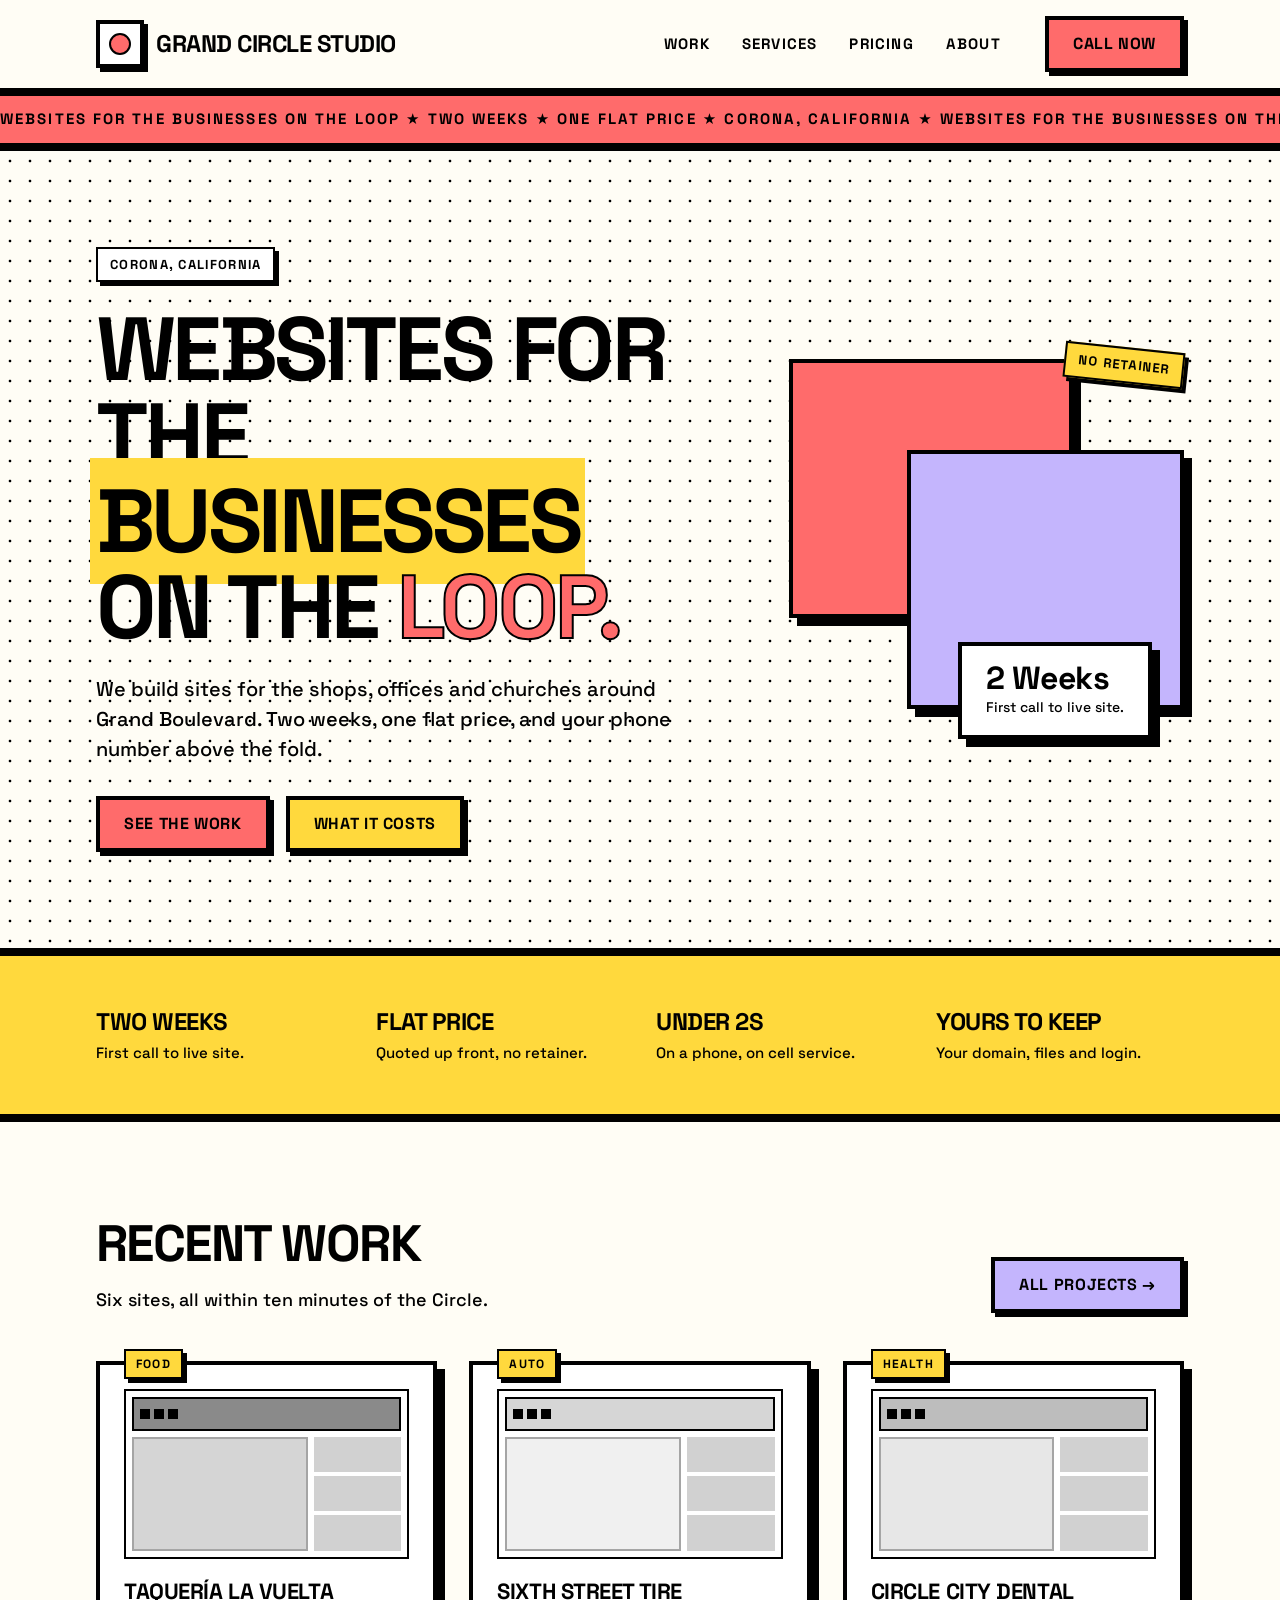
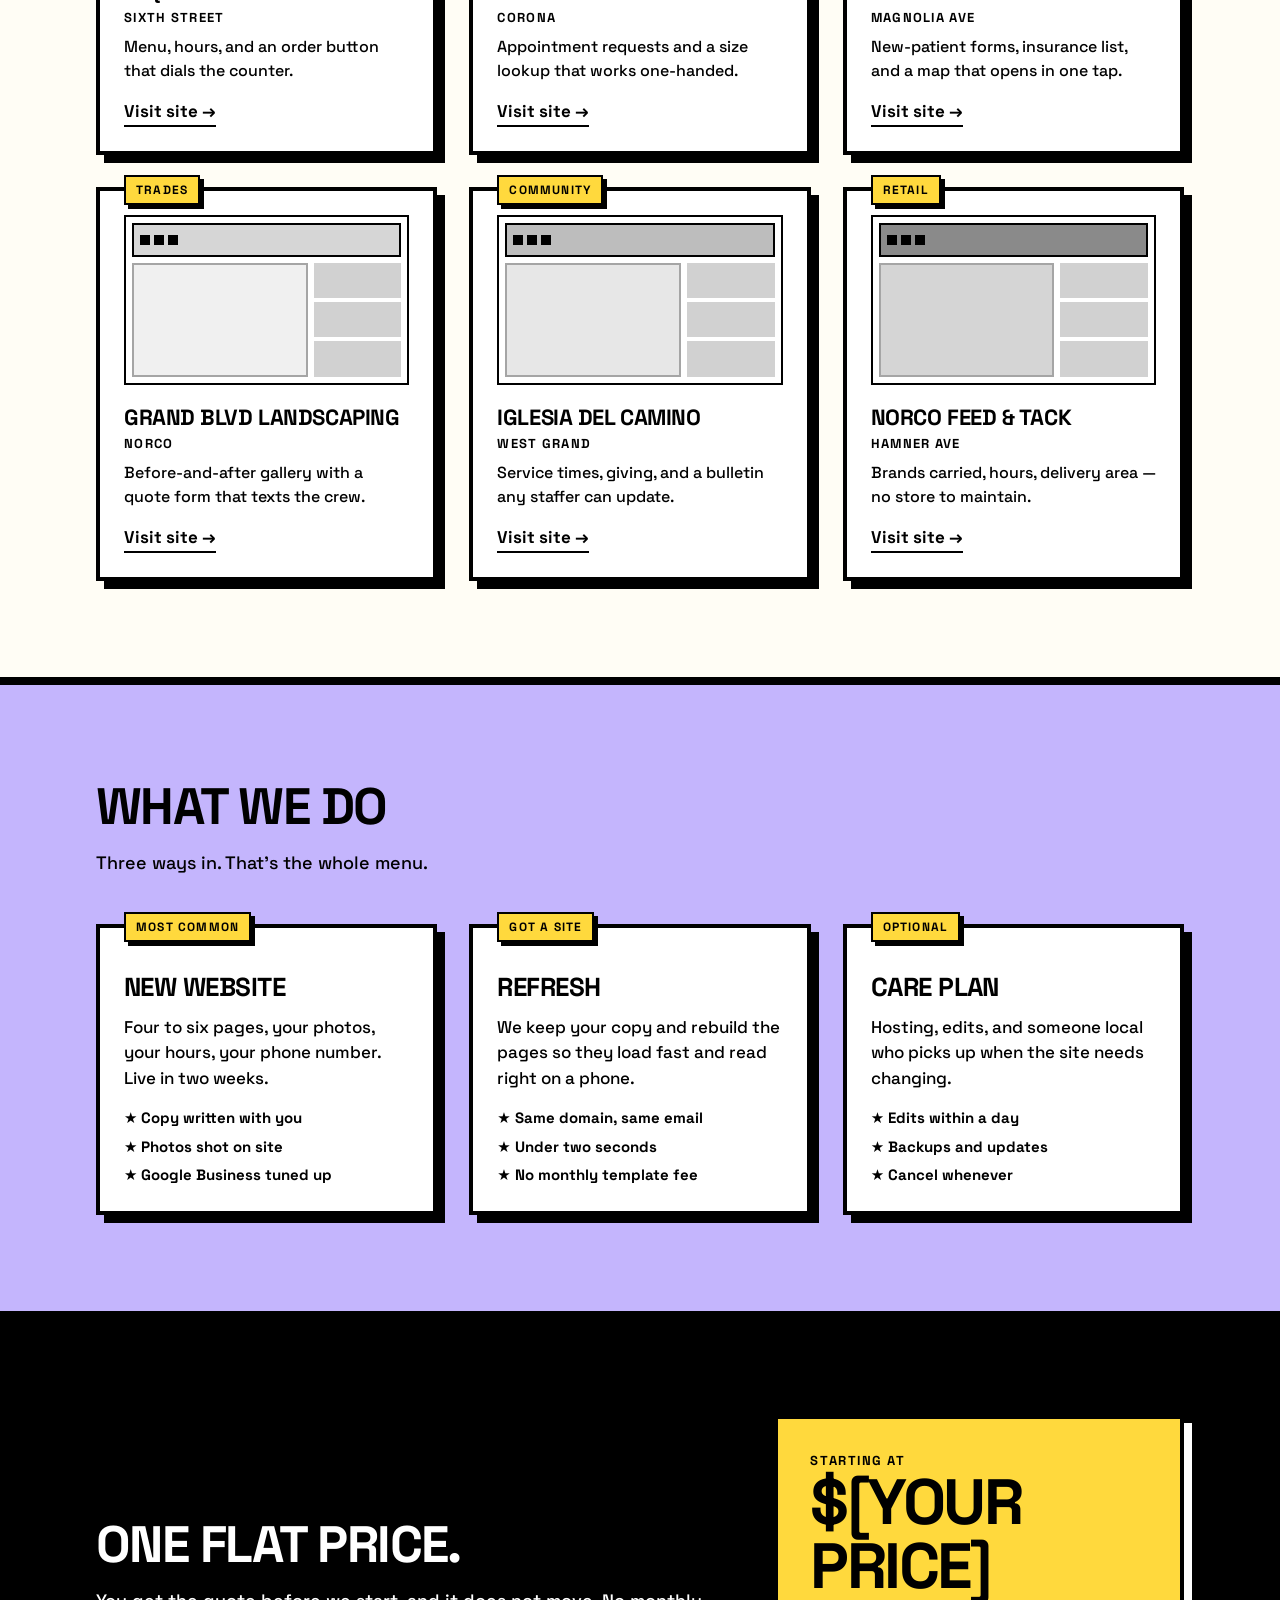
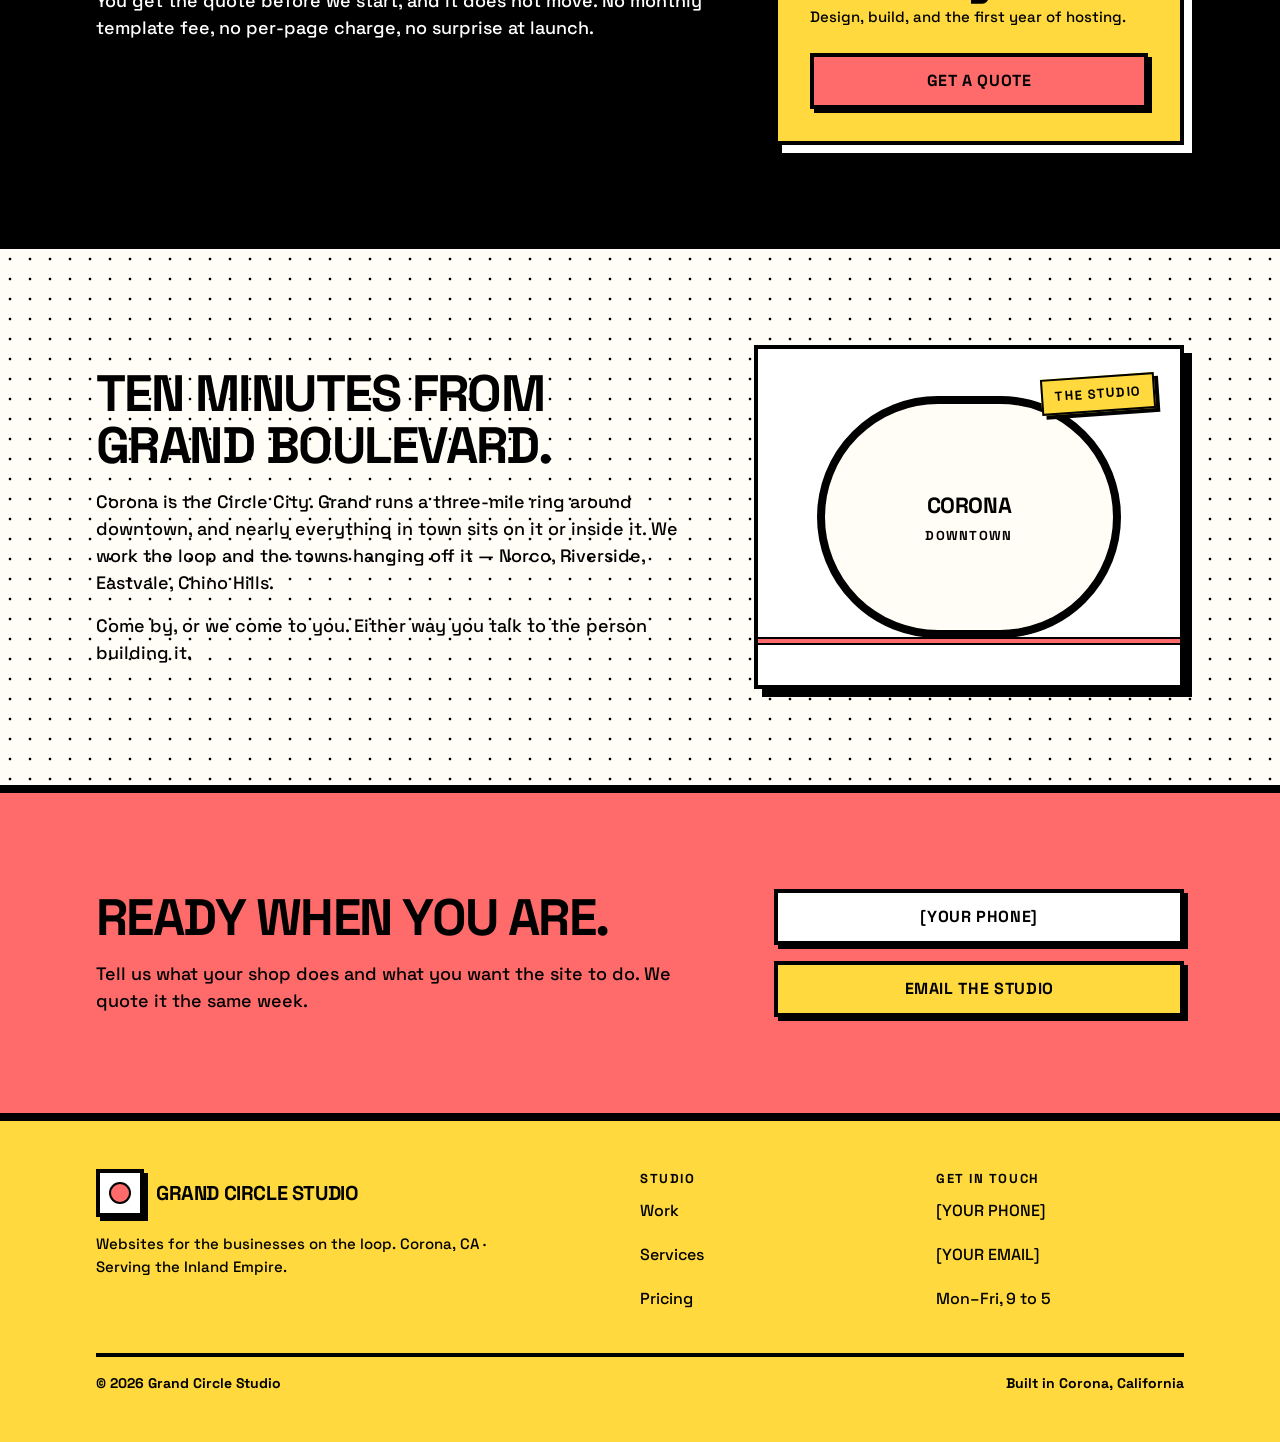
<file: site/index.html>
<!DOCTYPE html>
<html lang="en">
<head>
<meta charset="utf-8">
<meta name="viewport" content="width=device-width, initial-scale=1">
<title>Grand Circle Studio — Websites for the businesses on the loop</title>
<meta name="description" content="Grand Circle Studio builds websites for the shops, offices and churches around Grand Boulevard in Corona, California. Two weeks, one flat price.">
<link rel="icon" href="assets/favicon.svg" type="image/svg+xml">
<link rel="preconnect" href="https://fonts.googleapis.com">
<link rel="preconnect" href="https://fonts.gstatic.com" crossorigin>
<link href="https://fonts.googleapis.com/css2?family=Space+Grotesk:wght@300..700&display=swap" rel="stylesheet">
<link rel="stylesheet" href="styles.css">
</head>
<body>
<a class="skip-link" href="#main">Skip to content</a>

<header class="header">
  <a class="header__brand" href="#top">
    <span class="mark" aria-hidden="true"><span></span></span>
    <span class="header__word">Grand Circle Studio</span>
  </a>
  <nav class="header__nav" aria-label="Primary">
    <a href="#work">Work</a>
    <a href="#services">Services</a>
    <a href="#pricing">Pricing</a>
    <a href="#loop">About</a>
  </nav>
  <a class="btn btn--primary" href="tel:[YOUR PHONE]">Call now</a>
</header>

<div class="marquee" aria-hidden="true">
  <div class="marquee__track">Websites for the businesses on the loop ★ Two weeks ★ One flat price ★ Corona, California ★ Websites for the businesses on the loop ★ Two weeks ★ One flat price ★ Corona, California ★ Websites for the businesses on the loop ★ Two weeks ★ One flat price ★ Corona, California ★ </div>
</div>

<main id="main">

<section class="hero halftone" id="top">
  <div>
    <span class="badge">Corona, California</span>
    <h1>Websites for the<br><span class="hl-yellow">businesses</span><br>on the <span class="hl-red">loop.</span></h1>
    <p>We build sites for the shops, offices and churches around Grand Boulevard. Two weeks, one flat price, and your phone number above the fold.</p>
    <div class="hero__cta">
      <a class="btn btn--primary" href="#work">See the work</a>
      <a class="btn btn--secondary" href="#pricing">What it costs</a>
    </div>
  </div>
  <div class="hero__art" aria-hidden="true">
    <span class="hero__block hero__block--red"></span>
    <span class="hero__block hero__block--violet"></span>
    <span class="badge hero__sticker">No retainer</span>
    <div class="hero__stat"><b>2 Weeks</b><span>First call to live site.</span></div>
  </div>
</section>

<section class="promises">
  <div><b>Two weeks</b><span>First call to live site.</span></div>
  <div><b>Flat price</b><span>Quoted up front, no retainer.</span></div>
  <div><b>Under 2s</b><span>On a phone, on cell service.</span></div>
  <div><b>Yours to keep</b><span>Your domain, files and login.</span></div>
</section>

<section class="section work graph" id="work">
  <div class="section__head work__head">
    <div>
      <h2>Recent work</h2>
      <p>Six sites, all within ten minutes of the Circle.</p>
    </div>
    <a class="btn btn--violet" href="#contact">All projects →</a>
  </div>

  <div class="work__grid">

    <article class="card">
      <span class="card__badge">Food</span>
      <div class="thumb" style="--hue: #FF6B6B" aria-hidden="true">
        <div class="thumb__bar"><i></i><i></i><i></i></div>
        <div class="thumb__body"><div></div><div class="thumb__rows"><span></span><span></span><span></span></div></div>
      </div>
      <h3>Taquería La Vuelta</h3>
      <p class="place">Sixth Street</p>
      <p class="desc">Menu, hours, and an order button that dials the counter.</p>
      <a class="more" href="#contact">Visit site →</a>
    </article>

    <article class="card">
      <span class="card__badge">Auto</span>
      <div class="thumb" style="--hue: #FFD93D" aria-hidden="true">
        <div class="thumb__bar"><i></i><i></i><i></i></div>
        <div class="thumb__body"><div></div><div class="thumb__rows"><span></span><span></span><span></span></div></div>
      </div>
      <h3>Sixth Street Tire</h3>
      <p class="place">Corona</p>
      <p class="desc">Appointment requests and a size lookup that works one-handed.</p>
      <a class="more" href="#contact">Visit site →</a>
    </article>

    <article class="card">
      <span class="card__badge">Health</span>
      <div class="thumb" style="--hue: #C4B5FD" aria-hidden="true">
        <div class="thumb__bar"><i></i><i></i><i></i></div>
        <div class="thumb__body"><div></div><div class="thumb__rows"><span></span><span></span><span></span></div></div>
      </div>
      <h3>Circle City Dental</h3>
      <p class="place">Magnolia Ave</p>
      <p class="desc">New-patient forms, insurance list, and a map that opens in one tap.</p>
      <a class="more" href="#contact">Visit site →</a>
    </article>

    <article class="card">
      <span class="card__badge">Trades</span>
      <div class="thumb" style="--hue: #FFD93D" aria-hidden="true">
        <div class="thumb__bar"><i></i><i></i><i></i></div>
        <div class="thumb__body"><div></div><div class="thumb__rows"><span></span><span></span><span></span></div></div>
      </div>
      <h3>Grand Blvd Landscaping</h3>
      <p class="place">Norco</p>
      <p class="desc">Before-and-after gallery with a quote form that texts the crew.</p>
      <a class="more" href="#contact">Visit site →</a>
    </article>

    <article class="card">
      <span class="card__badge">Community</span>
      <div class="thumb" style="--hue: #C4B5FD" aria-hidden="true">
        <div class="thumb__bar"><i></i><i></i><i></i></div>
        <div class="thumb__body"><div></div><div class="thumb__rows"><span></span><span></span><span></span></div></div>
      </div>
      <h3>Iglesia del Camino</h3>
      <p class="place">West Grand</p>
      <p class="desc">Service times, giving, and a bulletin any staffer can update.</p>
      <a class="more" href="#contact">Visit site →</a>
    </article>

    <article class="card">
      <span class="card__badge">Retail</span>
      <div class="thumb" style="--hue: #FF6B6B" aria-hidden="true">
        <div class="thumb__bar"><i></i><i></i><i></i></div>
        <div class="thumb__body"><div></div><div class="thumb__rows"><span></span><span></span><span></span></div></div>
      </div>
      <h3>Norco Feed &amp; Tack</h3>
      <p class="place">Hamner Ave</p>
      <p class="desc">Brands carried, hours, delivery area — no store to maintain.</p>
      <a class="more" href="#contact">Visit site →</a>
    </article>

  </div>
</section>

<section class="section services" id="services">
  <div class="section__head">
    <h2>What we do</h2>
    <p>Three ways in. That's the whole menu.</p>
  </div>
  <div class="services__grid">

    <article class="card">
      <span class="card__badge">Most common</span>
      <h3>New website</h3>
      <p>Four to six pages, your photos, your hours, your phone number. Live in two weeks.</p>
      <ul>
        <li>★ Copy written with you</li>
        <li>★ Photos shot on site</li>
        <li>★ Google Business tuned up</li>
      </ul>
    </article>

    <article class="card">
      <span class="card__badge">Got a site</span>
      <h3>Refresh</h3>
      <p>We keep your copy and rebuild the pages so they load fast and read right on a phone.</p>
      <ul>
        <li>★ Same domain, same email</li>
        <li>★ Under two seconds</li>
        <li>★ No monthly template fee</li>
      </ul>
    </article>

    <article class="card">
      <span class="card__badge">Optional</span>
      <h3>Care plan</h3>
      <p>Hosting, edits, and someone local who picks up when the site needs changing.</p>
      <ul>
        <li>★ Edits within a day</li>
        <li>★ Backups and updates</li>
        <li>★ Cancel whenever</li>
      </ul>
    </article>

  </div>
</section>

<section class="section pricing" id="pricing">
  <div class="section__head">
    <h2>One flat price.</h2>
    <p>You get the quote before we start, and it does not move. No monthly template fee, no per-page charge, no surprise at launch.</p>
  </div>
  <div class="pricing__box">
    <p class="label">Starting at</p>
    <p class="amount">$[YOUR PRICE]</p>
    <p class="note">Design, build, and the first year of hosting.</p>
    <a class="btn btn--primary" href="#contact">Get a quote</a>
  </div>
</section>

<section class="section loop halftone" id="loop">
  <div class="section__head">
    <h2>Ten minutes from Grand Boulevard.</h2>
    <p>Corona is the Circle City. Grand runs a three-mile ring around downtown, and nearly everything in town sits on it or inside it. We work the loop and the towns hanging off it — Norco, Riverside, Eastvale, Chino Hills.</p>
    <p>Come by, or we come to you. Either way you talk to the person building it.</p>
  </div>
  <div class="loop__map" aria-hidden="true">
    <div class="loop__ring"><b>Corona</b><span>Downtown</span></div>
    <span class="loop__free"></span>
    <span class="badge loop__pin">The studio</span>
  </div>
</section>

<section class="section contact" id="contact">
  <div class="section__head">
    <h2>Ready when you are.</h2>
    <p>Tell us what your shop does and what you want the site to do. We quote it the same week.</p>
  </div>
  <div class="contact__cta">
    <a class="btn" href="tel:[YOUR PHONE]">[YOUR PHONE]</a>
    <a class="btn btn--secondary" href="mailto:[YOUR EMAIL]">Email the studio</a>
  </div>
</section>

</main>

<footer class="footer">
  <div class="footer__top">
    <div>
      <div class="footer__brand">
        <span class="mark" aria-hidden="true"><span></span></span>
        <span>Grand Circle Studio</span>
      </div>
      <p class="blurb">Websites for the businesses on the loop. Corona, CA · Serving the Inland Empire.</p>
    </div>
    <div class="footer__col">
      <p>Studio</p>
      <a href="#work">Work</a>
      <a href="#services">Services</a>
      <a href="#pricing">Pricing</a>
    </div>
    <div class="footer__col">
      <p>Get in touch</p>
      <a href="tel:[YOUR PHONE]">[YOUR PHONE]</a>
      <a href="mailto:[YOUR EMAIL]">[YOUR EMAIL]</a>
      <span>Mon–Fri, 9 to 5</span>
    </div>
  </div>
  <div class="footer__bottom">
    <span>© 2026 Grand Circle Studio</span>
    <span>Built in Corona, California</span>
  </div>
</footer>

</body>
</html>
</file>
<file: site/styles.css>
/* ============================================================
   Grand Circle Studio — neo-brutalist design system
   Order: tokens -> primitives -> sections -> responsive
   Change the look in :root. Never inline.
   ============================================================ */

/* ---------- tokens ---------- */
:root {
  /* palette — single light palette, no dark mode */
  --background: #FFFDF5;
  --foreground: #000000;
  --surface: #FFFFFF;
  --accent: #FF6B6B;
  --secondary: #FFD93D;
  --muted: #C4B5FD;

  --font: 'Space Grotesk', system-ui, -apple-system, sans-serif;

  /* radius — binary only: 0 or pill */
  --radius-none: 0;
  --radius-pill: 9999px;

  /* borders — always pure black */
  --stroke-2: 2px;
  --stroke-4: 4px;
  --stroke-8: 8px;

  /* hard offset shadows, zero blur */
  --shadow-1: 4px 4px 0 0 var(--foreground);
  --shadow-2: 8px 8px 0 0 var(--foreground);
  --shadow-3: 12px 12px 0 0 var(--foreground);
  --shadow-4: 16px 16px 0 0 var(--foreground);
  --shadow-invert: 8px 8px 0 0 var(--surface);

  /* 8px spacing grid */
  --space-1: 8px;
  --space-2: 16px;
  --space-3: 24px;
  --space-4: 32px;
  --space-6: 48px;
  --space-8: 64px;
  --space-12: 96px;
  --space-16: 128px;

  --gutter: var(--space-12);
  --maxw: 1440px;
}

/* ---------- reset ---------- */
*, *::before, *::after { box-sizing: border-box; }
html { scroll-behavior: smooth; -webkit-text-size-adjust: 100%; }
body {
  margin: 0;
  background: var(--background);
  color: var(--foreground);
  font-family: var(--font);
  font-weight: 500;
  font-size: 17px;
  line-height: 1.5;
  overflow-x: hidden;
}
img, svg { max-width: 100%; display: block; }
h1, h2, h3, p, ul { margin: 0; }
ul { padding: 0; list-style: none; }
a { color: inherit; }

.skip-link {
  position: absolute; left: -9999px; top: 0; z-index: 100;
  background: var(--secondary); color: var(--foreground);
  border: var(--stroke-4) solid var(--foreground);
  padding: var(--space-2) var(--space-3); font-weight: 700;
}
.skip-link:focus { left: var(--space-2); top: var(--space-2); }

:focus-visible { outline: var(--stroke-4) solid var(--foreground); outline-offset: 3px; }

/* ---------- primitives ---------- */
.btn {
  display: inline-flex; align-items: center; justify-content: center;
  min-height: 56px; padding: 0 var(--space-3);
  border: var(--stroke-4) solid var(--foreground);
  background: var(--surface); color: var(--foreground);
  box-shadow: var(--shadow-1);
  font: inherit; font-weight: 700; font-size: 16px;
  letter-spacing: 0.04em; text-transform: uppercase; text-decoration: none;
  cursor: pointer;
  transition: transform .08s ease, box-shadow .08s ease;
}
.btn:active { transform: translate(3px, 3px); box-shadow: none; }
.btn--primary   { background: var(--accent); }
.btn--secondary { background: var(--secondary); }
.btn--violet    { background: var(--muted); }
.btn--pill      { border-radius: var(--radius-pill); }
.btn--invert    { background: var(--surface); box-shadow: var(--shadow-invert); }

.card {
  background: var(--surface);
  border: var(--stroke-4) solid var(--foreground);
  box-shadow: var(--shadow-2);
  padding: var(--space-3);
  position: relative;
  transition: transform .12s ease, box-shadow .12s ease;
}
.card:hover { transform: translate(-4px, -4px); box-shadow: var(--shadow-3); }
.card__badge {
  position: absolute; top: calc(-1 * var(--space-2)); left: var(--space-3);
  background: var(--secondary);
  border: var(--stroke-2) solid var(--foreground);
  box-shadow: var(--shadow-1);
  padding: 4px 10px;
  font-size: 12px; font-weight: 700; letter-spacing: 0.1em; text-transform: uppercase;
}

.badge {
  display: inline-block;
  background: var(--surface);
  border: var(--stroke-2) solid var(--foreground);
  box-shadow: var(--shadow-1);
  padding: 6px 12px;
  font-size: 13px; font-weight: 700; letter-spacing: 0.1em; text-transform: uppercase;
}

.label {
  font-size: 13px; font-weight: 700;
  letter-spacing: 0.12em; text-transform: uppercase;
}

/* textures */
.halftone {
  background-image: radial-gradient(var(--foreground) 1.5px, transparent 1.6px);
  background-size: 20px 20px;
}
.graph {
  background-image:
    linear-gradient(to right, rgba(0,0,0,.12) 1px, transparent 1px),
    linear-gradient(to bottom, rgba(0,0,0,.12) 1px, transparent 1px);
  background-size: 40px 40px;
}

/* sticker mark */
.mark {
  width: 48px; height: 48px; flex: none;
  background: var(--surface);
  border: var(--stroke-4) solid var(--foreground);
  box-shadow: var(--shadow-1);
  display: flex; align-items: center; justify-content: center;
}
.mark span {
  width: 22px; height: 22px; border-radius: var(--radius-pill);
  background: var(--accent); border: var(--stroke-2) solid var(--foreground);
}

.section {
  padding: var(--space-12) var(--gutter);
  border-bottom: var(--stroke-8) solid var(--foreground);
}
.section__head h2 {
  font-size: clamp(32px, 4vw, 54px); line-height: 1.02;
  font-weight: 700; letter-spacing: -0.03em; text-transform: uppercase;
}
.section__head p { margin-top: var(--space-2); font-size: 18px; max-width: 52ch; }

/* ---------- sections ---------- */
/* header */
.header {
  position: sticky; top: 0; z-index: 50;
  background: var(--background);
  border-bottom: var(--stroke-8) solid var(--foreground);
  padding: var(--space-2) var(--gutter);
  display: flex; align-items: center; gap: var(--space-4);
}
.header__brand { display: flex; align-items: center; gap: 12px; text-decoration: none; }
.header__word {
  font-size: 24px; line-height: 1; font-weight: 700;
  text-transform: uppercase; letter-spacing: -0.02em;
}
.header__nav { margin-left: auto; display: flex; align-items: center; gap: var(--space-1); }
.header__nav a {
  display: inline-flex; align-items: center; min-height: 44px; padding: 0 12px;
  font-size: 15px; font-weight: 700; letter-spacing: 0.08em;
  text-transform: uppercase; text-decoration: none;
}
.header__nav a:hover { background: var(--secondary); }

/* marquee */
.marquee {
  background: var(--accent);
  border-bottom: var(--stroke-8) solid var(--foreground);
  overflow: hidden; white-space: nowrap;
}
.marquee__track {
  display: inline-block; padding: 12px 0;
  font-weight: 700; font-size: 15px;
  letter-spacing: 0.14em; text-transform: uppercase;
  animation: slide 40s linear infinite;
}
@keyframes slide { from { transform: translateX(0); } to { transform: translateX(-50%); } }

/* hero */
.hero {
  padding: var(--space-12) var(--gutter);
  border-bottom: var(--stroke-8) solid var(--foreground);
  display: grid; grid-template-columns: 62fr 38fr; gap: var(--space-6);
  align-items: center;
}
.hero h1 {
  margin-top: var(--space-3);
  font-size: clamp(44px, 7vw, 92px); line-height: .96;
  font-weight: 700; letter-spacing: -0.04em; text-transform: uppercase;
}
.hero h1 .hl-yellow { background: var(--secondary); box-shadow: 0 0 0 6px var(--secondary); }
.hero h1 .hl-red { color: var(--accent); -webkit-text-stroke: 2px var(--foreground); }
.hero p { margin-top: var(--space-3); font-size: 20px; max-width: 46ch; }
.hero__cta { margin-top: var(--space-4); display: flex; flex-wrap: wrap; gap: var(--space-2); }

.hero__art { position: relative; min-height: 380px; }
.hero__block {
  position: absolute; border: var(--stroke-4) solid var(--foreground);
  box-shadow: var(--shadow-2);
}
.hero__block--red    { inset: 0 28% 32% 0; background: var(--accent); }
.hero__block--violet { inset: 24% 0 8% 30%; background: var(--muted); }
.hero__stat {
  position: absolute; right: 8%; bottom: 0;
  background: var(--surface); border: var(--stroke-4) solid var(--foreground);
  box-shadow: var(--shadow-2); padding: var(--space-2) var(--space-3);
}
.hero__stat b { display: block; font-size: 32px; line-height: 1; letter-spacing: -0.02em; }
.hero__stat span { font-size: 14px; }
.hero__sticker {
  position: absolute; top: -12px; right: 0;
  transform: rotate(6deg);
  background: var(--secondary);
}

/* promises strip */
.promises {
  background: var(--secondary);
  padding: var(--space-6) var(--gutter);
  border-bottom: var(--stroke-8) solid var(--foreground);
  display: grid; grid-template-columns: repeat(4, minmax(0, 1fr)); gap: var(--space-4);
}
.promises div b { display: block; font-size: 24px; letter-spacing: -0.02em; text-transform: uppercase; }
.promises div span { font-size: 15px; }

/* work */
.work { background: var(--background); }
.work__head { display: flex; align-items: flex-end; gap: var(--space-4); flex-wrap: wrap; }
.work__head a { margin-left: auto; }
.work__grid {
  margin-top: var(--space-6);
  display: grid; grid-template-columns: repeat(3, minmax(0, 1fr)); gap: var(--space-4);
}
.work__grid h3 { margin-top: var(--space-2); font-size: 22px; text-transform: uppercase; letter-spacing: -0.02em; }
.work__grid .place { font-size: 13px; font-weight: 700; letter-spacing: 0.1em; text-transform: uppercase; }
.work__grid .desc { margin-top: var(--space-1); font-size: 16px; }
.work__grid .more { display: inline-block; margin-top: var(--space-2); font-weight: 700; text-decoration: none; border-bottom: var(--stroke-2) solid var(--foreground); }

/* CSS thumbnails — color comes from inline --hue on .thumb */
.thumb {
  height: 170px; border: var(--stroke-2) solid var(--foreground);
  background: var(--surface);
  display: grid; grid-template-rows: 34px 1fr; gap: 6px; padding: 6px;
  filter: grayscale(1);
  transition: filter .15s ease;
}
.card:hover .thumb { filter: grayscale(0); }
.thumb__bar { background: var(--hue, var(--accent)); border: var(--stroke-2) solid var(--foreground); display: flex; align-items: center; gap: 4px; padding: 0 6px; }
.thumb__bar i { width: 10px; height: 10px; background: var(--foreground); display: block; }
.thumb__body { display: grid; grid-template-columns: 2fr 1fr; gap: 6px; }
.thumb__body > div { border: var(--stroke-2) solid var(--foreground); background: var(--background); }
.thumb__body > div:first-child { background: var(--hue, var(--accent)); opacity: .35; }
.thumb__rows { display: grid; grid-template-rows: repeat(3, 1fr); gap: 4px; border: 0 !important; background: none !important; }
.thumb__rows span { background: var(--foreground); opacity: .18; display: block; }

/* services */
.services { background: var(--muted); }
.services__grid {
  margin-top: var(--space-6);
  display: grid; grid-template-columns: repeat(3, minmax(0, 1fr)); gap: var(--space-4);
}
.services__grid h3 { margin-top: var(--space-2); font-size: 26px; text-transform: uppercase; letter-spacing: -0.02em; }
.services__grid p { margin-top: var(--space-1); }
.services__grid ul { margin-top: var(--space-2); display: grid; gap: 6px; font-size: 15px; font-weight: 700; }

/* pricing */
.pricing {
  background: var(--foreground); color: var(--surface);
  display: grid; grid-template-columns: 60fr 40fr; gap: var(--space-8); align-items: center;
}
.pricing h2 { color: var(--surface); }
.pricing__box {
  background: var(--secondary); color: var(--foreground);
  border: var(--stroke-4) solid var(--foreground);
  box-shadow: var(--shadow-invert);
  padding: var(--space-4);
}
.pricing__box .amount { font-size: clamp(40px, 6vw, 64px); line-height: 1; font-weight: 700; letter-spacing: -0.04em; }
.pricing__box .note { margin-top: var(--space-1); font-size: 15px; }
.pricing__box .btn { margin-top: var(--space-3); width: 100%; }

/* loop */
.loop { display: grid; grid-template-columns: 58fr 42fr; gap: var(--space-8); align-items: center; }
.loop p { margin-top: var(--space-2); font-size: 18px; max-width: 56ch; }
.loop__map {
  position: relative; aspect-ratio: 1 / .8;
  background: var(--surface);
  border: var(--stroke-4) solid var(--foreground);
  box-shadow: var(--shadow-2);
}
.loop__ring {
  position: absolute; inset: 14%;
  border: var(--stroke-8) solid var(--foreground); border-radius: var(--radius-pill);
  display: flex; flex-direction: column; align-items: center; justify-content: center; gap: 4px;
  background: var(--background);
}
.loop__ring b { text-transform: uppercase; letter-spacing: -0.02em; font-size: 22px; }
.loop__ring span { font-size: 13px; font-weight: 700; letter-spacing: 0.1em; text-transform: uppercase; }
.loop__free {
  position: absolute; left: 0; right: 0; bottom: 12%;
  height: var(--stroke-8); background: var(--accent);
  border-top: var(--stroke-2) solid var(--foreground);
  border-bottom: var(--stroke-2) solid var(--foreground);
}
.loop__pin {
  position: absolute; top: 8%; right: 6%;
  background: var(--secondary); transform: rotate(-4deg);
}

/* contact */
.contact {
  background: var(--accent);
  display: grid; grid-template-columns: 60fr 40fr; gap: var(--space-8); align-items: center;
}
.contact__cta { display: grid; gap: var(--space-2); }
.contact__cta .btn { width: 100%; }

/* footer */
.footer { background: var(--secondary); padding: var(--space-6) var(--gutter); }
.footer__top { display: grid; grid-template-columns: 2fr 1fr 1fr; gap: var(--space-6); }
.footer__brand { display: flex; align-items: center; gap: 12px; }
.footer__brand span:last-child { font-size: 20px; font-weight: 700; text-transform: uppercase; letter-spacing: -0.02em; }
.footer p.blurb { margin-top: var(--space-2); font-size: 15px; max-width: 42ch; }
.footer__col p { font-size: 13px; font-weight: 700; letter-spacing: 0.12em; text-transform: uppercase; }
.footer__col a, .footer__col span {
  display: block; min-height: 44px; line-height: 44px;
  font-size: 16px; text-decoration: none;
}
.footer__col a:hover { text-decoration: underline; }
.footer__bottom {
  margin-top: var(--space-4); padding-top: var(--space-2);
  border-top: var(--stroke-4) solid var(--foreground);
  display: flex; justify-content: space-between; gap: var(--space-2); flex-wrap: wrap;
  font-size: 14px; font-weight: 700;
}

/* 404 */
.notfound {
  min-height: 100vh; padding: var(--space-8) var(--gutter);
  display: flex; flex-direction: column; align-items: flex-start; justify-content: center; gap: var(--space-3);
}
.notfound h1 { font-size: clamp(64px, 16vw, 180px); line-height: .85; font-weight: 700; letter-spacing: -0.05em; }

/* ---------- responsive ---------- */
@media (max-width: 1100px) {
  :root { --gutter: var(--space-6); }
  .work__grid, .services__grid { grid-template-columns: repeat(2, minmax(0, 1fr)); }
  .promises { grid-template-columns: repeat(2, minmax(0, 1fr)); }
  .hero, .pricing, .loop, .contact { grid-template-columns: 1fr; gap: var(--space-6); }
  .footer__top { grid-template-columns: 1fr 1fr; }
}

@media (max-width: 720px) {
  :root { --gutter: var(--space-3); }
  body { font-size: 16px; }
  .section, .hero { padding: var(--space-6) var(--gutter); }
  .header { gap: var(--space-2); padding: 12px var(--gutter); }
  .header__word { font-size: 17px; max-width: 8ch; line-height: 1.05; }
  .header__nav { display: none; }
  .header .btn { min-height: 44px; padding: 0 12px; font-size: 13px; letter-spacing: 0.02em; }
  .work__grid, .services__grid, .promises, .footer__top { grid-template-columns: 1fr; }
  .hero__art { min-height: 300px; }
  .card:hover { transform: none; box-shadow: var(--shadow-2); }
  .thumb { filter: grayscale(0); }
}

@media (prefers-reduced-motion: reduce) {
  html { scroll-behavior: auto; }
  *, *::before, *::after {
    animation: none !important;
    transition: none !important;
  }
  .card:hover { transform: none; }
  .btn:active { transform: none; }
}
</file>
